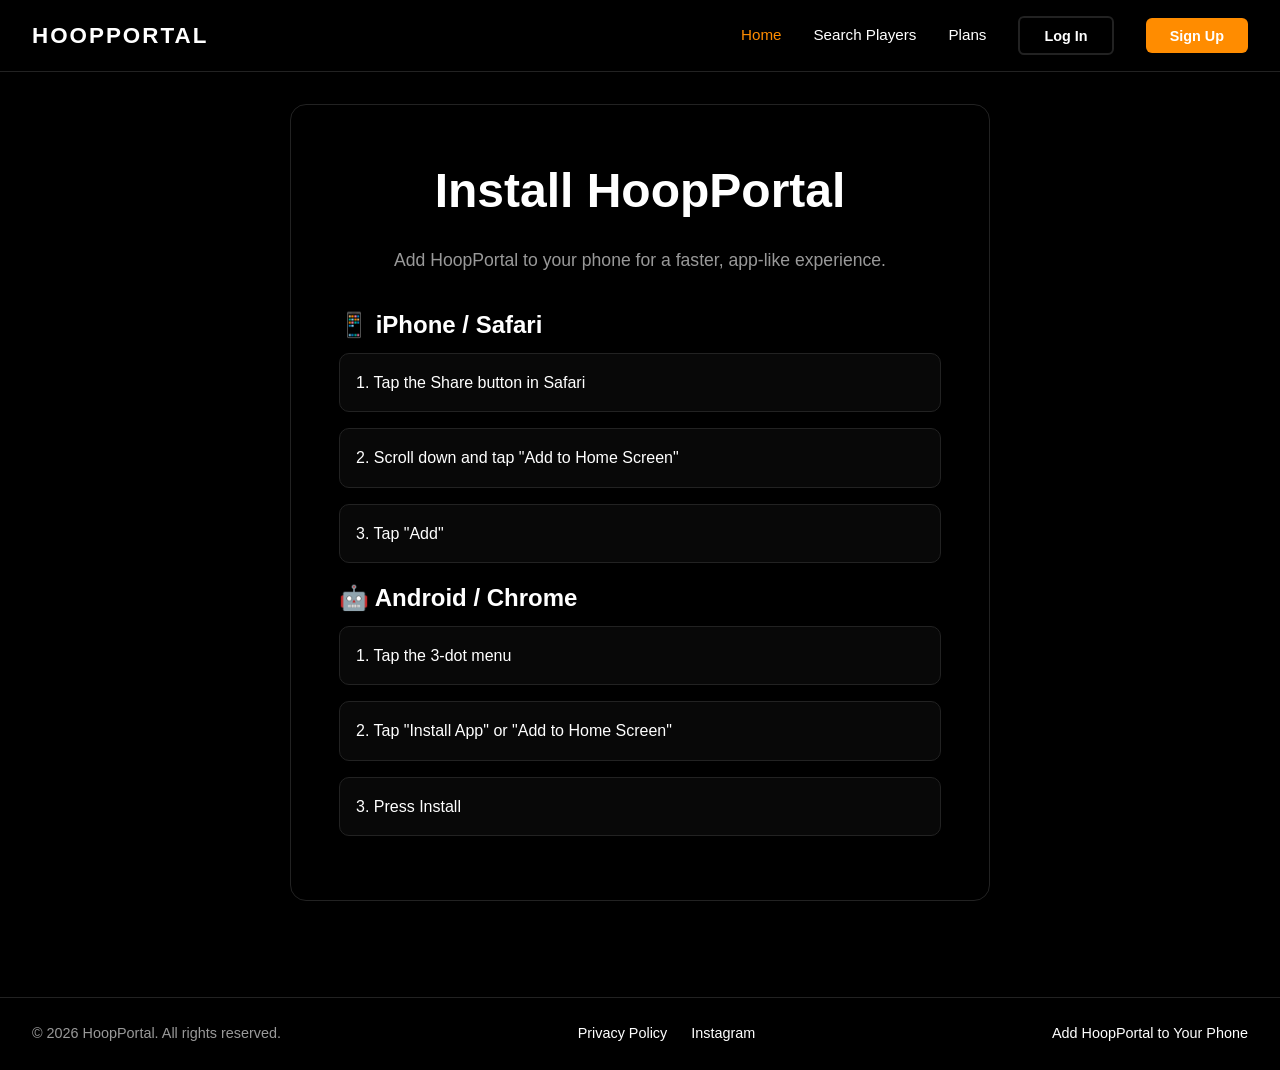
<file: install.html>
<!DOCTYPE html>
<html lang="en">

<head>
    <meta charset="UTF-8">
    <meta name="viewport" content="width=device-width, initial-scale=1.0">

    <title>Install HoopPortal</title>

    <link rel="stylesheet" href="/css/variables.css">
    <link rel="stylesheet" href="/css/components.css">
    <link rel="stylesheet" href="/css/profile.css">
    <link rel="stylesheet" href="/extras/navbar.css">
    <link rel="stylesheet" href="/css/modals.css">
    <link rel="stylesheet" href="/extras/footer.css">

    <style>
        .install-page {
            min-height: 80vh;
            display: flex;
            align-items: center;
            justify-content: center;
            padding: 2rem;
        }

        .install-card {
            max-width: 700px;
            width: 100%;
            background: var(--primary-dark);
            border: 1px solid var(--border-color);
            border-radius: 16px;
            padding: 3rem;
            text-align: center;
        }

        .install-title {
            font-size: 3rem;
            font-weight: 900;
            margin-bottom: 1rem;
            color: var(--text-light);
        }

        .install-subtitle {
            color: var(--text-muted);
            font-size: 1.1rem;
            margin-bottom: 2rem;
            line-height: 1.6;
        }

        .install-btn {
            background: var(--primary-orange);
            color: white;
            border: none;
            padding: 1rem 2rem;
            border-radius: 10px;
            font-size: 1rem;
            font-weight: 700;
            cursor: pointer;
            transition: 0.2s ease;
            margin-bottom: 2rem;
        }

        .install-btn:hover {
            transform: translateY(-2px);
        }

        .instructions {
            text-align: left;
            margin-top: 2rem;
        }

        .instructions h2 {
            margin-bottom: 0.5rem;
            color: var(--text-light);
        }

        .instructions p {
            color: var(--text-muted);
            line-height: 1.7;
            margin-bottom: 1.5rem;
        }

        .step {
            background: rgba(255, 255, 255, 0.03);
            border: 1px solid var(--border-color);
            padding: 1rem;
            border-radius: 10px;
            margin-bottom: 1rem;
        }
    </style>
</head>

<body>

    <div class="install-page">
        <div class="install-card">

            <h1 class="install-title">Install HoopPortal</h1>

            <p class="install-subtitle">
                Add HoopPortal to your phone for a faster, app-like experience.
            </p>

            <button id="installBtn" class="install-btn" style="display:none;">
                Install App
            </button>

            <div class="instructions">

                <h2>📱 iPhone / Safari</h2>

                <div class="step">
                    1. Tap the Share button in Safari
                </div>

                <div class="step">
                    2. Scroll down and tap "Add to Home Screen"
                </div>

                <div class="step">
                    3. Tap "Add"
                </div>

                <h2>🤖 Android / Chrome</h2>

                <div class="step">
                    1. Tap the 3-dot menu
                </div>

                <div class="step">
                    2. Tap "Install App" or "Add to Home Screen"
                </div>

                <div class="step">
                    3. Press Install
                </div>

            </div>
        </div>
    </div>

    <script src="/extras/navbar.js"></script>
    <script src="/extras/footer.js"></script>

    <script>
        let deferredPrompt;

        const installBtn = document.getElementById('installBtn');

        window.addEventListener('beforeinstallprompt', (e) => {
            e.preventDefault();

            deferredPrompt = e;

            installBtn.style.display = 'inline-block';
        });

        installBtn.addEventListener('click', async () => {
            if (!deferredPrompt) return;

            deferredPrompt.prompt();

            const { outcome } = await deferredPrompt.userChoice;

            console.log('Install outcome:', outcome);

            deferredPrompt = null;

            installBtn.style.display = 'none';
        });

        window.addEventListener('appinstalled', () => {
            console.log('HoopPortal installed!');
        });
    </script>

</body>

</html>
</file>
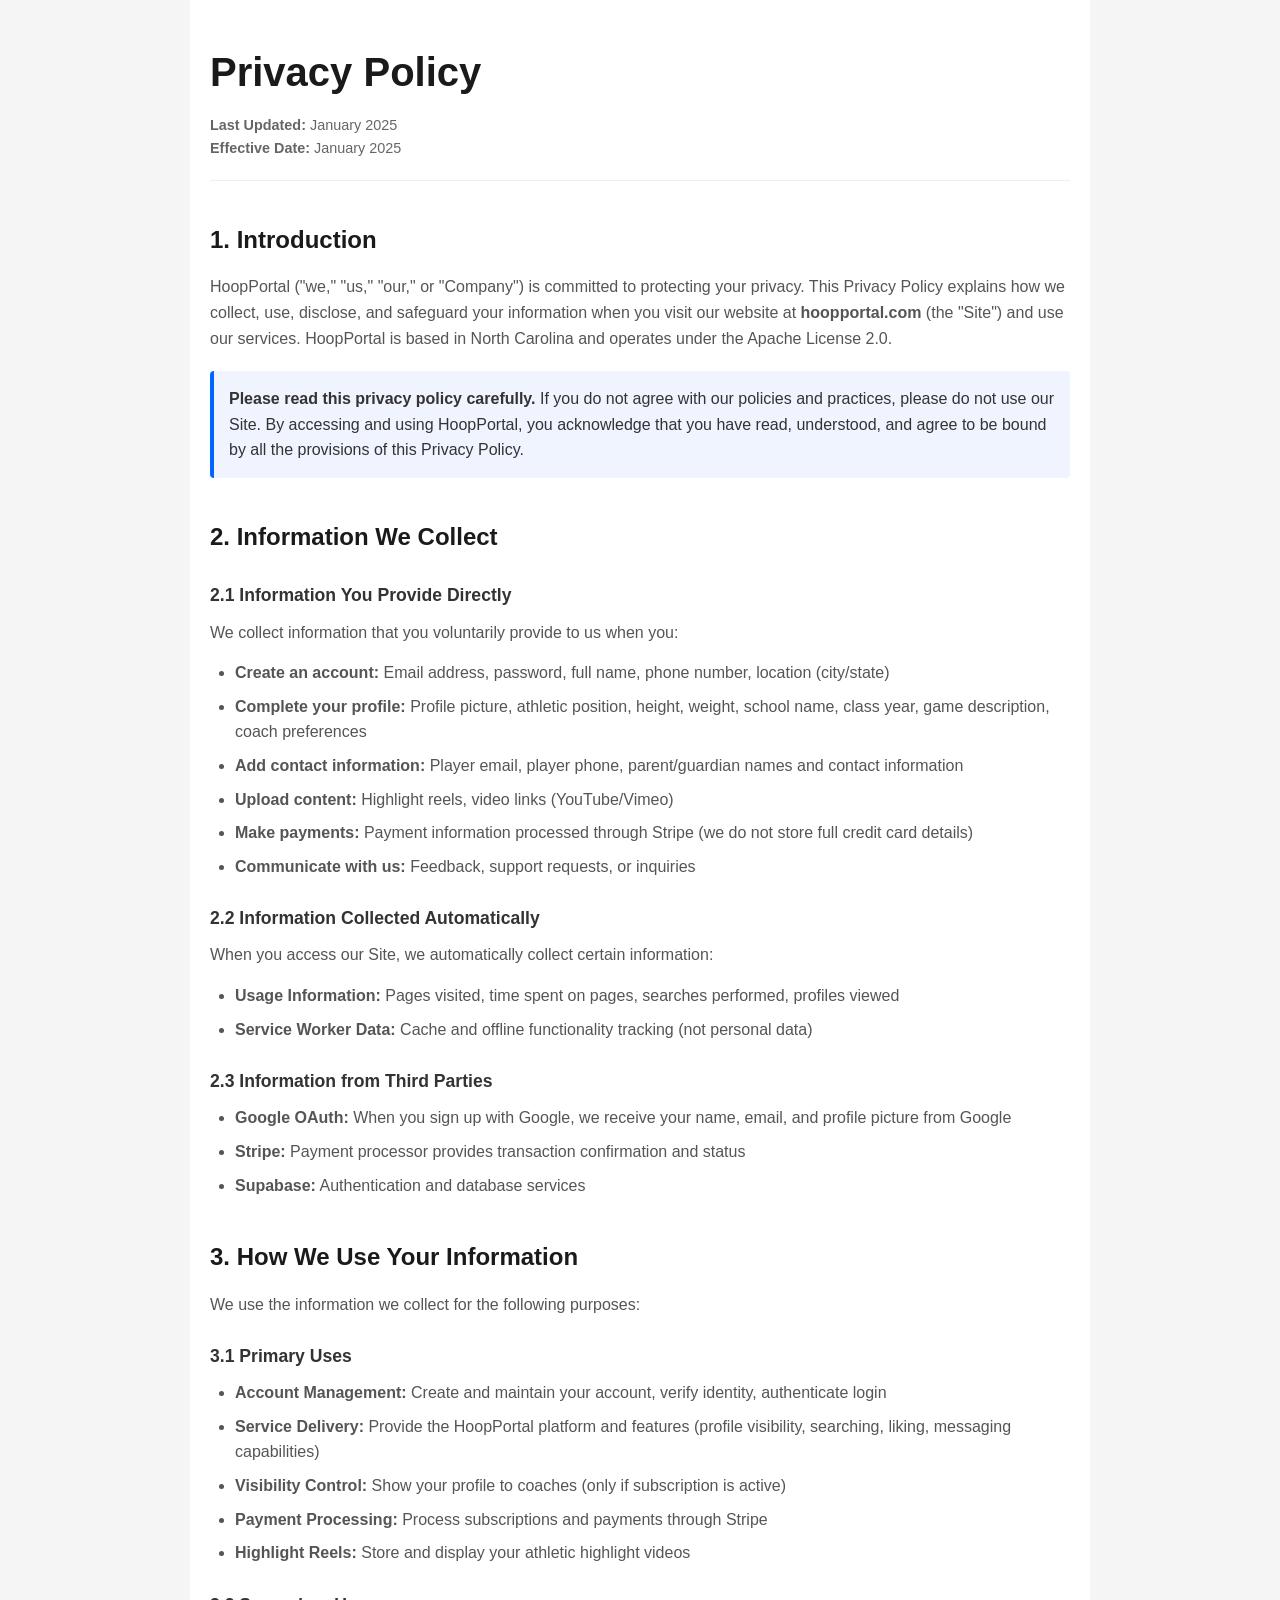
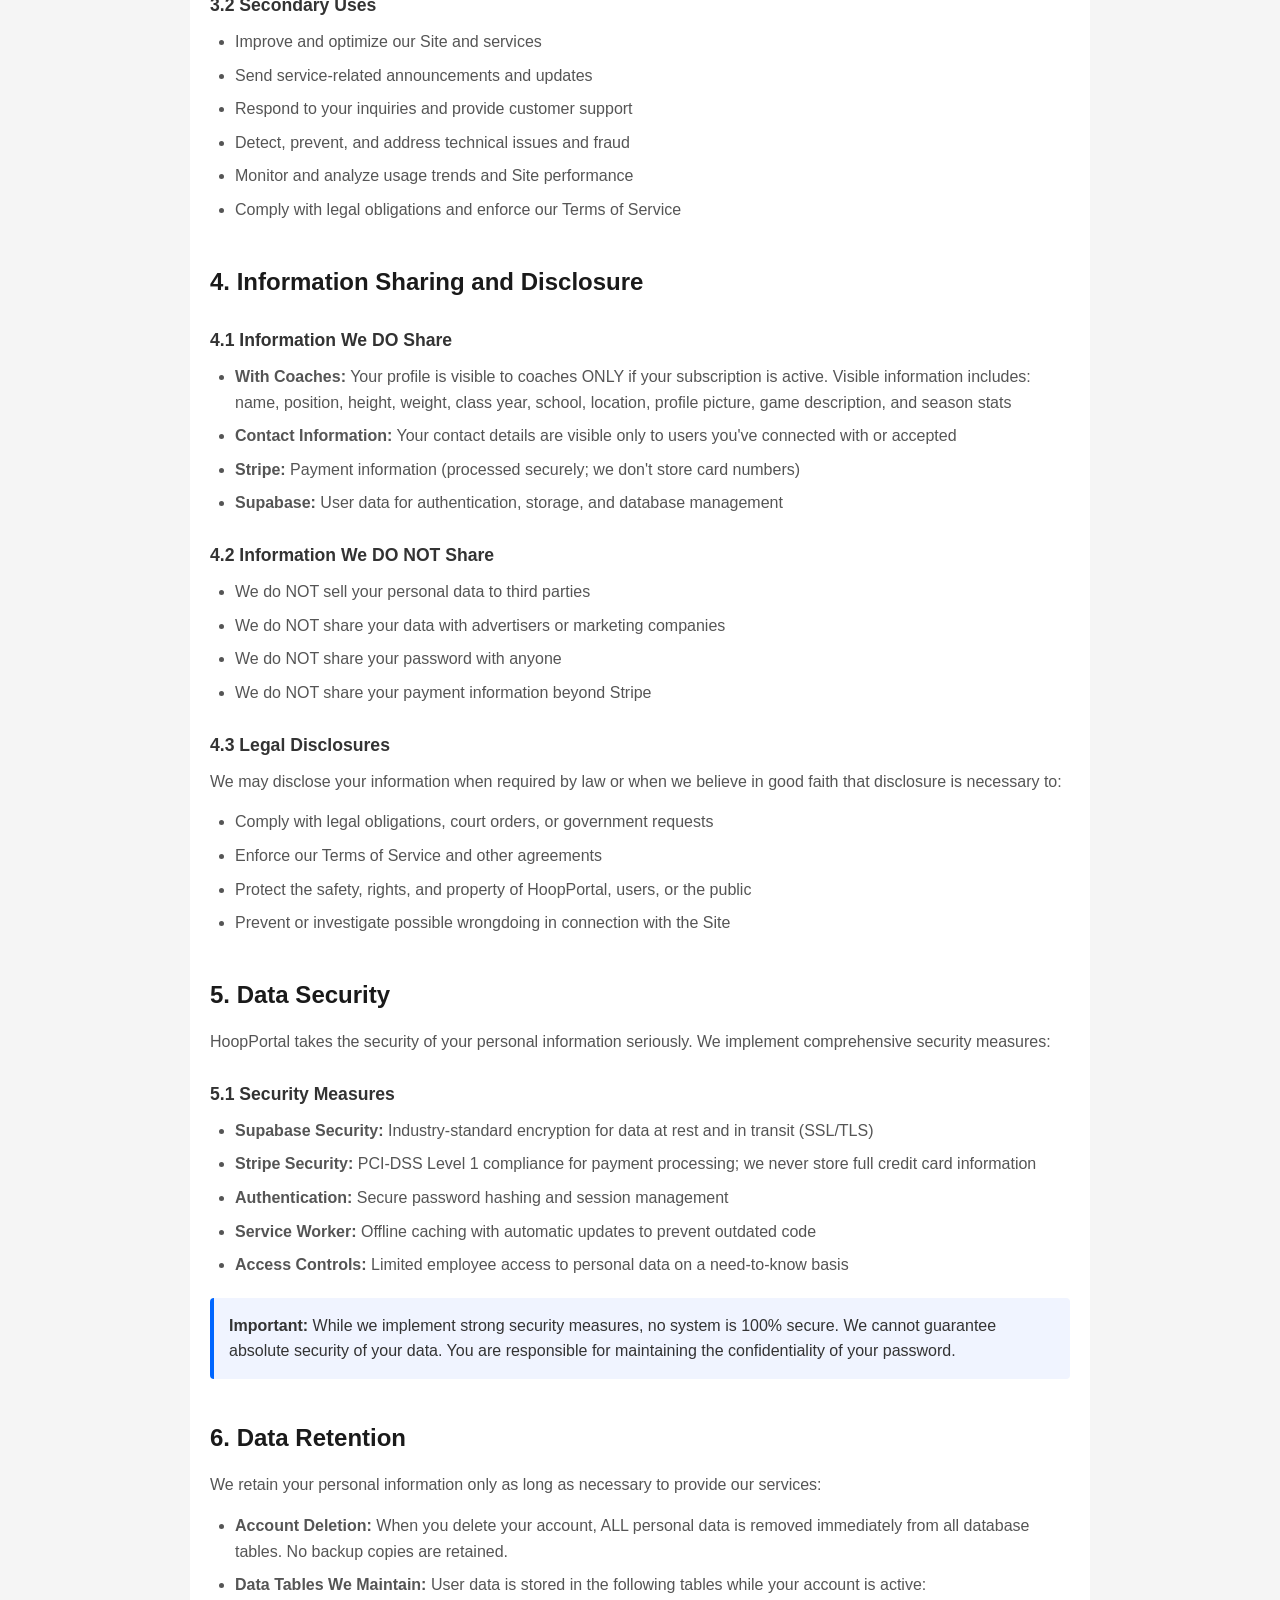
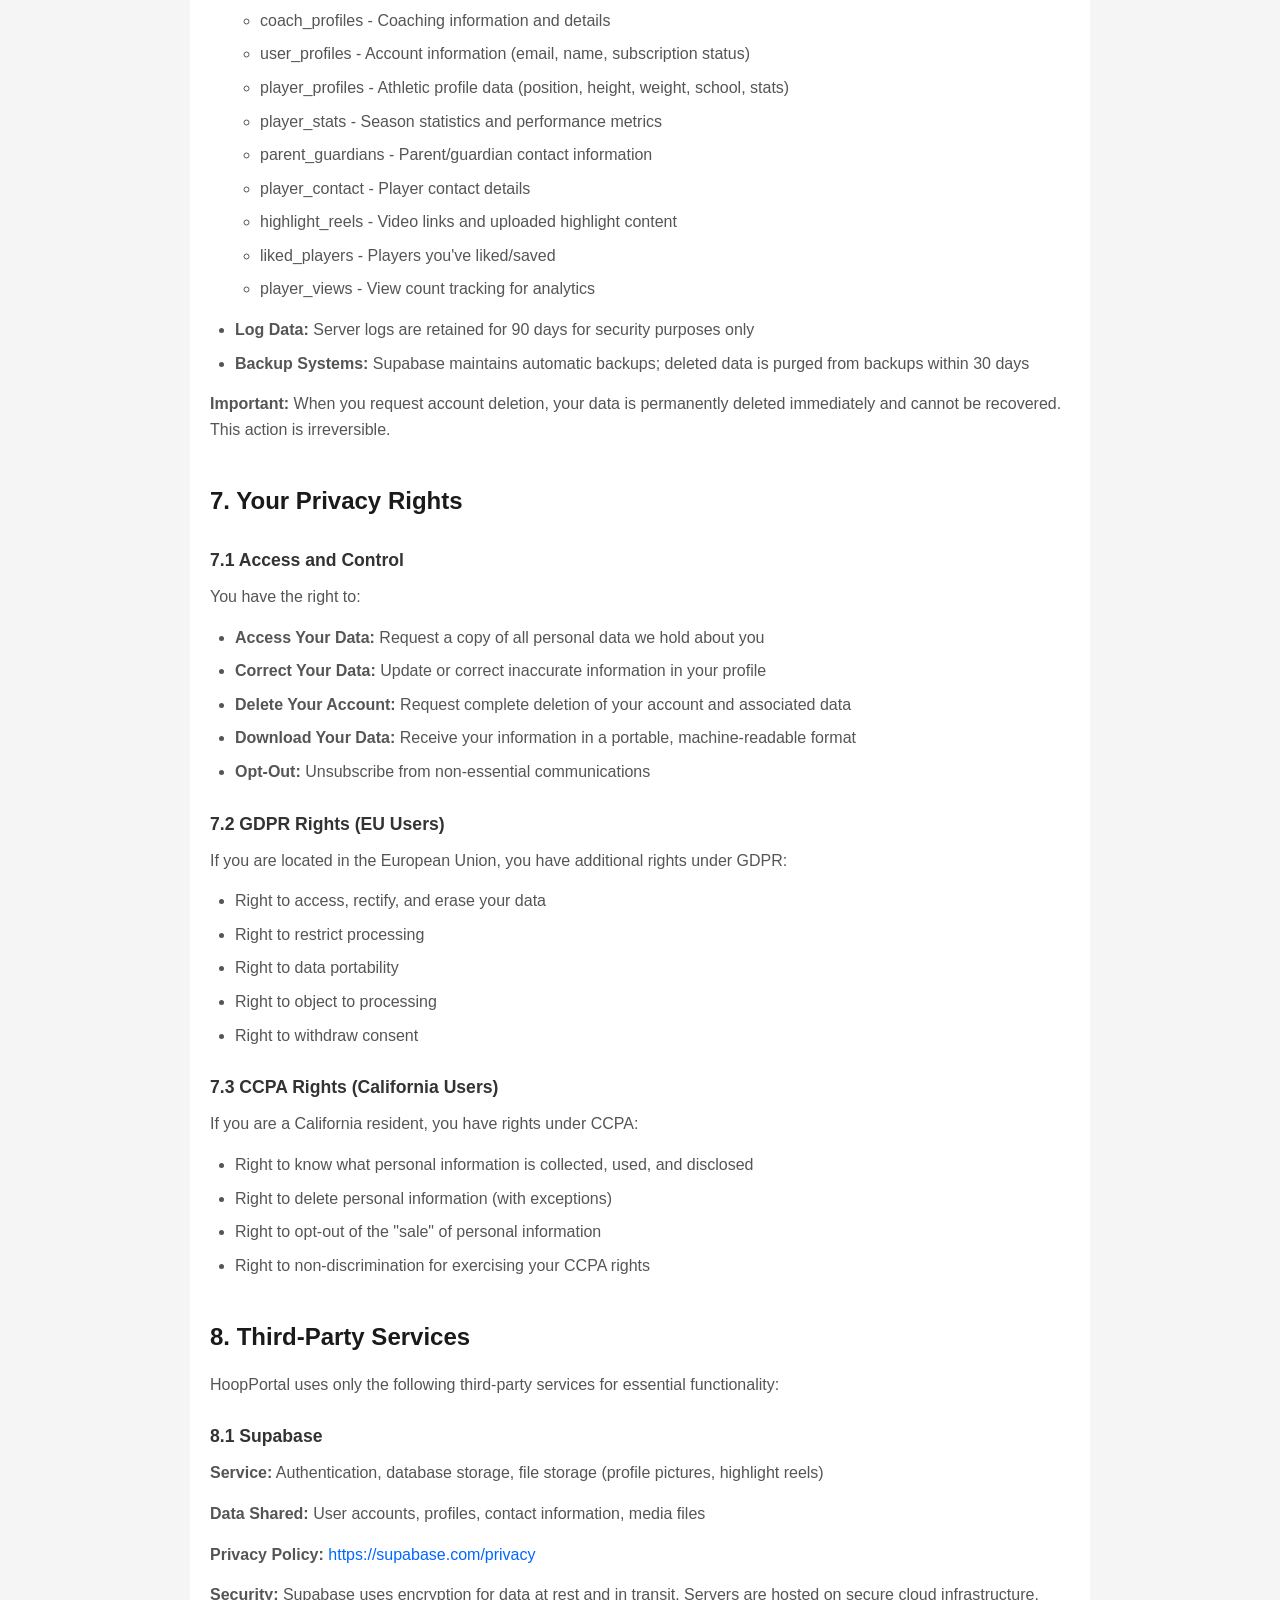
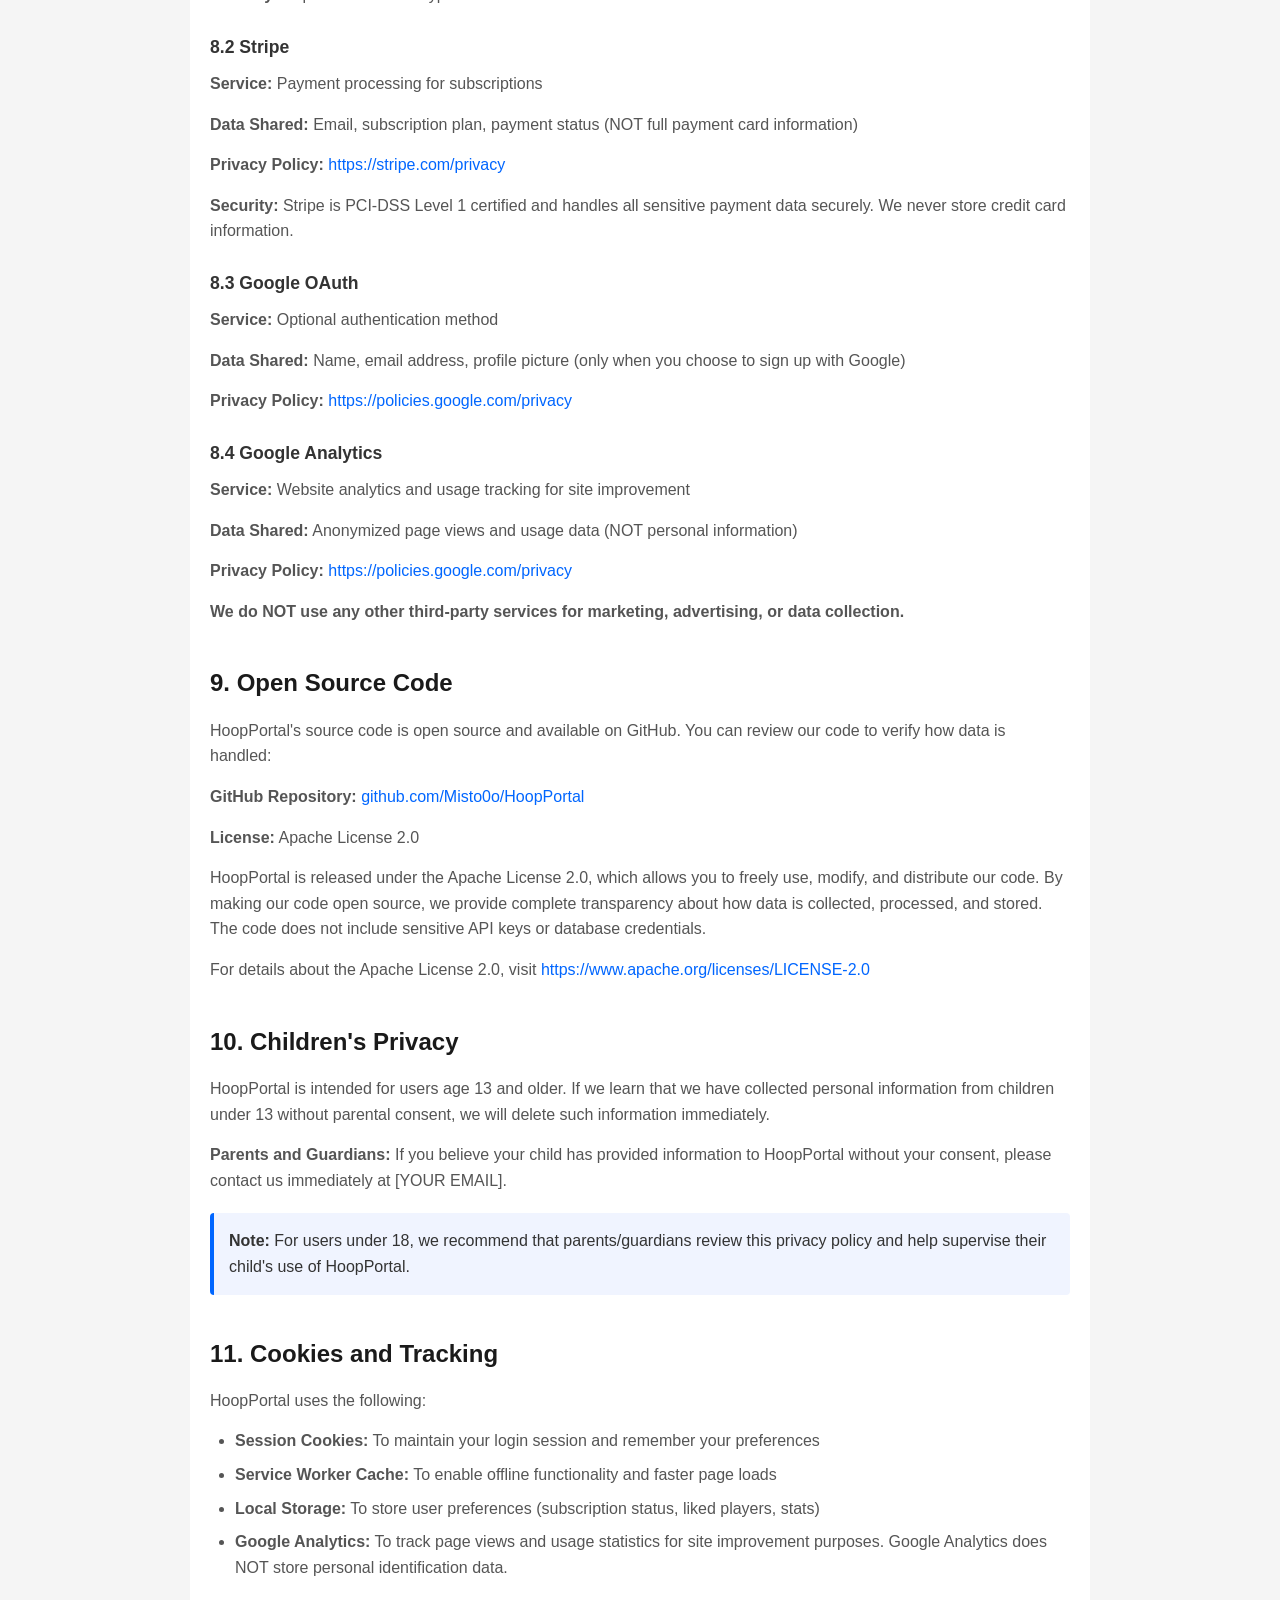
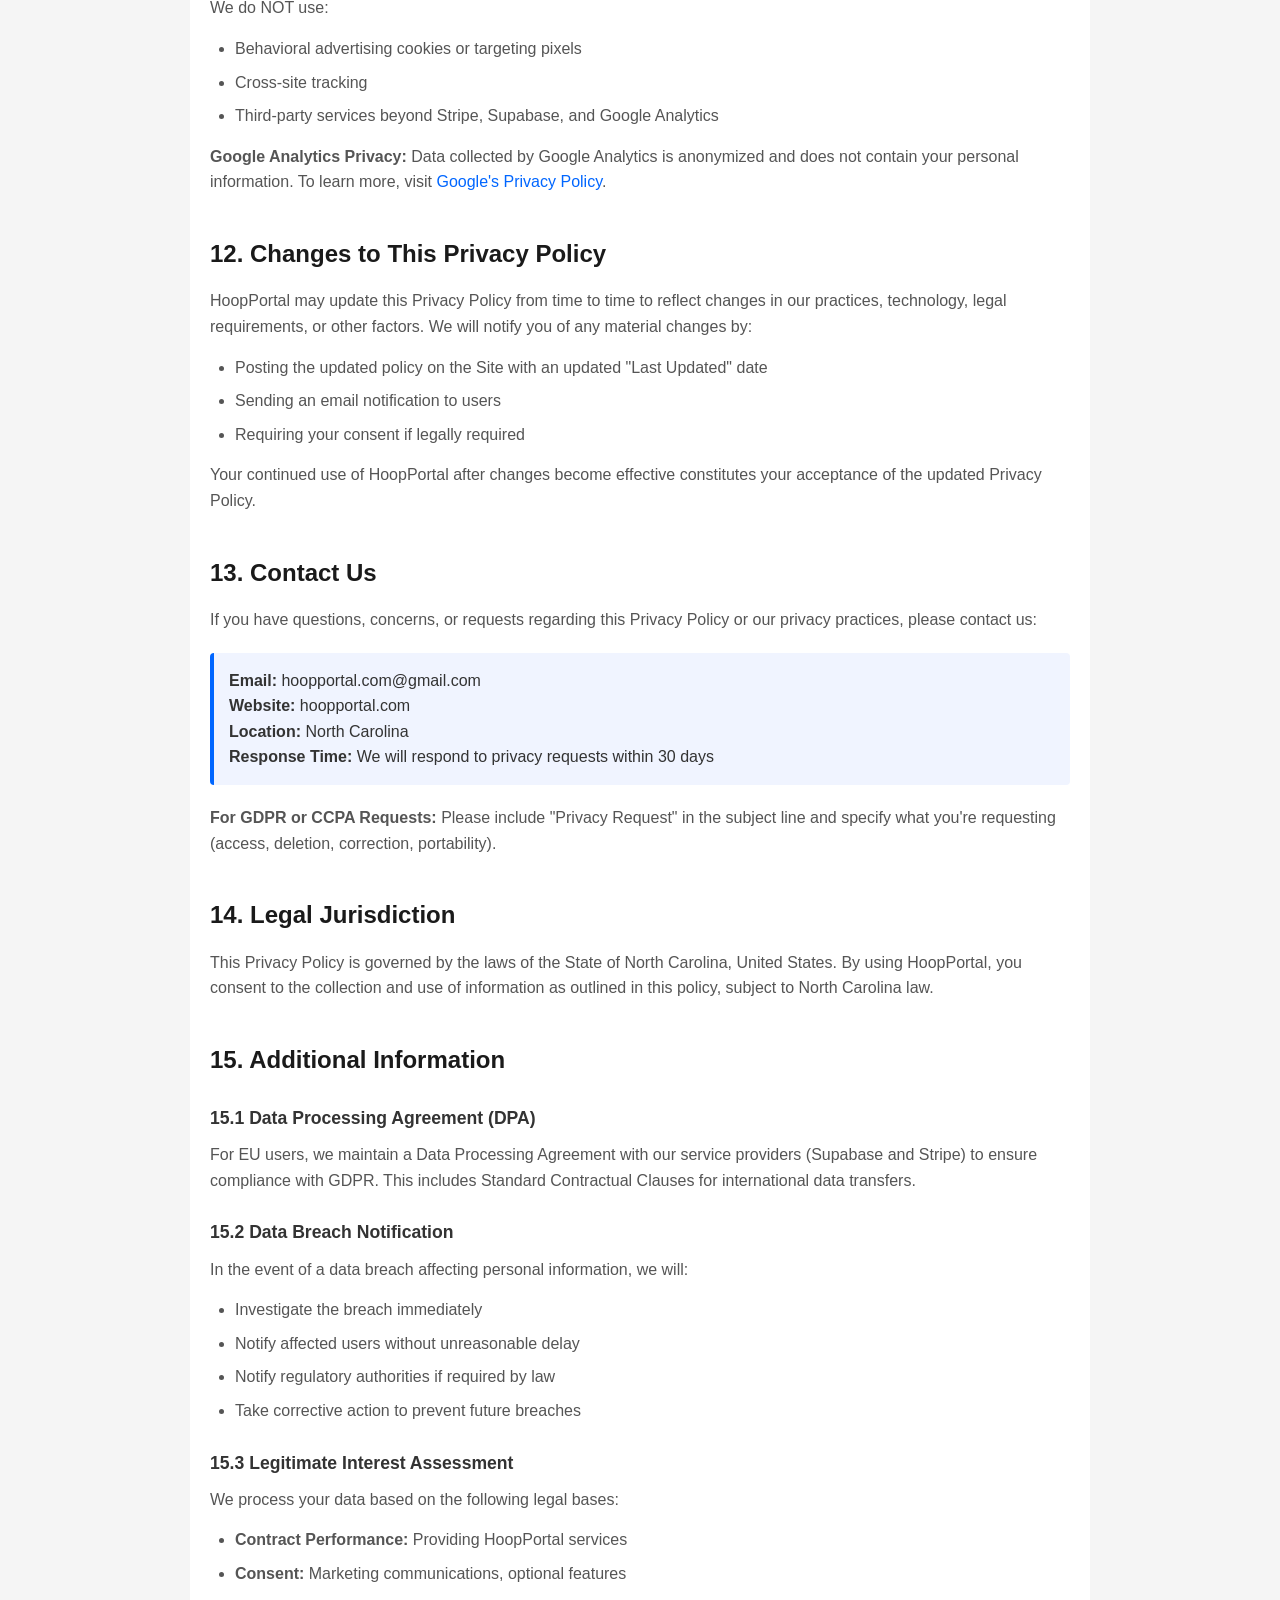
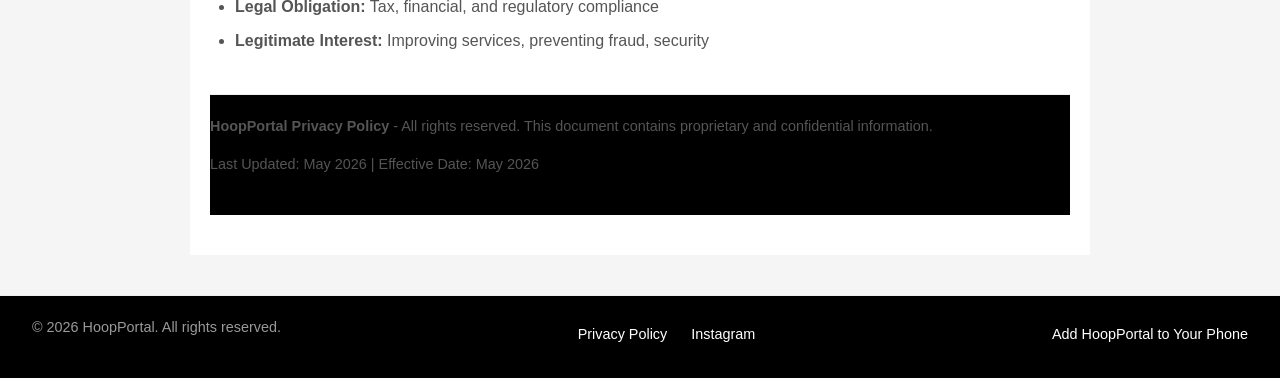
<file: privacy.html>
<!DOCTYPE html>
<html lang="en">

<head>
    <meta charset="UTF-8">
    <meta name="viewport" content="width=device-width, initial-scale=1.0">
    <title>Privacy Policy - HoopPortal</title>
    <link rel="icon" type="image/x-icon" href="HoopPortalcons/favicon.ico">
    <link rel="stylesheet" href="/extras/footer.css">
    <script src="/extras/footer.js"></script>
    <link rel="manifest" href="/manifest.json">
    <style>
        * {
            margin: 0;
            padding: 0;
            box-sizing: border-box;
        }

        body {
            font-family: -apple-system, BlinkMacSystemFont, 'Segoe UI', Roboto, Oxygen, Ubuntu, Cantarell, sans-serif;
            line-height: 1.6;
            color: #333;
            background: #f5f5f5;
        }

        .container {
            max-width: 900px;
            margin: 0 auto;
            padding: 40px 20px;
            background: white;
        }

        h1 {
            color: #1a1a1a;
            margin-bottom: 10px;
            font-size: 2.5rem;
        }

        .last-updated {
            color: #666;
            font-size: 0.9rem;
            margin-bottom: 40px;
            border-bottom: 1px solid #eee;
            padding-bottom: 20px;
        }

        h2 {
            color: #1a1a1a;
            margin-top: 40px;
            margin-bottom: 15px;
            font-size: 1.5rem;
        }

        h3 {
            color: #333;
            margin-top: 25px;
            margin-bottom: 10px;
            font-size: 1.1rem;
        }

        p {
            margin-bottom: 15px;
            color: #555;
        }

        ul,
        ol {
            margin-left: 25px;
            margin-bottom: 15px;
        }

        li {
            margin-bottom: 8px;
            color: #555;
        }

        .highlight {
            background: #f0f4ff;
            border-left: 4px solid #0066ff;
            padding: 15px;
            margin: 20px 0;
            border-radius: 4px;
        }

        .table-responsive {
            overflow-x: auto;
            margin: 20px 0;
        }

        table {
            width: 100%;
            border-collapse: collapse;
            margin: 20px 0;
        }

        table th,
        table td {
            border: 1px solid #ddd;
            padding: 12px;
            text-align: left;
        }

        table th {
            background: #f5f5f5;
            font-weight: 600;
        }

        a {
            color: #0066ff;
            text-decoration: none;
        }

        a:hover {
            text-decoration: underline;
        }

        .footer {
            margin-top: 40px;
            padding-top: 20px;
            border-top: 1px solid #eee;
            color: #666;
            font-size: 0.9rem;
        }
    </style>
</head>

<body>
    <div class="container">
        <h1>Privacy Policy</h1>
        <div class="last-updated">
            <strong>Last Updated:</strong> January 2025<br>
            <strong>Effective Date:</strong> January 2025
        </div>

        <h2>1. Introduction</h2>
        <p>HoopPortal ("we," "us," "our," or "Company") is committed to protecting your privacy. This Privacy Policy
            explains how we collect, use, disclose, and safeguard your information when you visit our website at
            <strong>hoopportal.com</strong> (the "Site") and use our services. HoopPortal is based in North Carolina and
            operates under the Apache License 2.0.
        </p>

        <div class="highlight">
            <strong>Please read this privacy policy carefully.</strong> If you do not agree with our policies and
            practices, please do not use our Site. By accessing and using HoopPortal, you acknowledge that you have
            read, understood, and agree to be bound by all the provisions of this Privacy Policy.
        </div>

        <h2>2. Information We Collect</h2>

        <h3>2.1 Information You Provide Directly</h3>
        <p>We collect information that you voluntarily provide to us when you:</p>
        <ul>
            <li><strong>Create an account:</strong> Email address, password, full name, phone number, location
                (city/state)</li>
            <li><strong>Complete your profile:</strong> Profile picture, athletic position, height, weight, school name,
                class year, game description, coach preferences</li>
            <li><strong>Add contact information:</strong> Player email, player phone, parent/guardian names and contact
                information</li>
            <li><strong>Upload content:</strong> Highlight reels, video links (YouTube/Vimeo)</li>
            <li><strong>Make payments:</strong> Payment information processed through Stripe (we do not store full
                credit card details)</li>
            <li><strong>Communicate with us:</strong> Feedback, support requests, or inquiries</li>
        </ul>

        <h3>2.2 Information Collected Automatically</h3>
        <p>When you access our Site, we automatically collect certain information:</p>
        <ul>
            <li><strong>Usage Information:</strong> Pages visited, time spent on pages, searches performed, profiles
                viewed</li>
            </li>
            <li><strong>Service Worker Data:</strong> Cache and offline functionality tracking (not personal data)</li>
        </ul>

        <h3>2.3 Information from Third Parties</h3>
        <ul>
            <li><strong>Google OAuth:</strong> When you sign up with Google, we receive your name, email, and profile
                picture from Google</li>
            <li><strong>Stripe:</strong> Payment processor provides transaction confirmation and status</li>
            <li><strong>Supabase:</strong> Authentication and database services</li>
        </ul>

        <h2>3. How We Use Your Information</h2>
        <p>We use the information we collect for the following purposes:</p>

        <h3>3.1 Primary Uses</h3>
        <ul>
            <li><strong>Account Management:</strong> Create and maintain your account, verify identity, authenticate
                login</li>
            <li><strong>Service Delivery:</strong> Provide the HoopPortal platform and features (profile visibility,
                searching, liking, messaging capabilities)</li>
            <li><strong>Visibility Control:</strong> Show your profile to coaches (only if subscription is active)</li>
            <li><strong>Payment Processing:</strong> Process subscriptions and payments through Stripe</li>
            <li><strong>Highlight Reels:</strong> Store and display your athletic highlight videos</li>
        </ul>

        <h3>3.2 Secondary Uses</h3>
        <ul>
            <li>Improve and optimize our Site and services</li>
            <li>Send service-related announcements and updates</li>
            <li>Respond to your inquiries and provide customer support</li>
            <li>Detect, prevent, and address technical issues and fraud</li>
            <li>Monitor and analyze usage trends and Site performance</li>
            <li>Comply with legal obligations and enforce our Terms of Service</li>
        </ul>

        <h2>4. Information Sharing and Disclosure</h2>

        <h3>4.1 Information We DO Share</h3>
        <ul>
            <li><strong>With Coaches:</strong> Your profile is visible to coaches ONLY if your subscription is active.
                Visible information includes: name, position, height, weight, class year, school, location, profile
                picture, game description, and season stats</li>
            <li><strong>Contact Information:</strong> Your contact details are visible only to users you've connected
                with or accepted</li>
            <li><strong>Stripe:</strong> Payment information (processed securely; we don't store card numbers)</li>
            <li><strong>Supabase:</strong> User data for authentication, storage, and database management</li>
        </ul>

        <h3>4.2 Information We DO NOT Share</h3>
        <ul>
            <li>We do NOT sell your personal data to third parties</li>
            <li>We do NOT share your data with advertisers or marketing companies</li>
            <li>We do NOT share your password with anyone</li>
            <li>We do NOT share your payment information beyond Stripe</li>
        </ul>

        <h3>4.3 Legal Disclosures</h3>
        <p>We may disclose your information when required by law or when we believe in good faith that disclosure is
            necessary to:</p>
        <ul>
            <li>Comply with legal obligations, court orders, or government requests</li>
            <li>Enforce our Terms of Service and other agreements</li>
            <li>Protect the safety, rights, and property of HoopPortal, users, or the public</li>
            <li>Prevent or investigate possible wrongdoing in connection with the Site</li>
        </ul>

        <h2>5. Data Security</h2>

        <p>HoopPortal takes the security of your personal information seriously. We implement comprehensive security
            measures:</p>

        <h3>5.1 Security Measures</h3>
        <ul>
            <li><strong>Supabase Security:</strong> Industry-standard encryption for data at rest and in transit
                (SSL/TLS)</li>
            <li><strong>Stripe Security:</strong> PCI-DSS Level 1 compliance for payment processing; we never store full
                credit card information</li>
            <li><strong>Authentication:</strong> Secure password hashing and session management</li>
            <li><strong>Service Worker:</strong> Offline caching with automatic updates to prevent outdated code</li>
            <li><strong>Access Controls:</strong> Limited employee access to personal data on a need-to-know basis</li>
        </ul>

        <div class="highlight">
            <strong>Important:</strong> While we implement strong security measures, no system is 100% secure. We cannot
            guarantee absolute security of your data. You are responsible for maintaining the confidentiality of your
            password.
        </div>

        <h2>6. Data Retention</h2>

        <p>We retain your personal information only as long as necessary to provide our services:</p>

        <ul>
            <li><strong>Account Deletion:</strong> When you delete your account, ALL personal data is removed
                immediately from all database tables. No backup copies are retained.</li>
            <li><strong>Data Tables We Maintain:</strong> User data is stored in the following tables while your account
                is active:
                <ul style="margin-top: 10px;">
                    <li>coach_profiles - Coaching information and details</li>
                    <li>user_profiles - Account information (email, name, subscription status)</li>
                    <li>player_profiles - Athletic profile data (position, height, weight, school, stats)</li>
                    <li>player_stats - Season statistics and performance metrics</li>
                    <li>parent_guardians - Parent/guardian contact information</li>
                    <li>player_contact - Player contact details</li>
                    <li>highlight_reels - Video links and uploaded highlight content</li>
                    <li>liked_players - Players you've liked/saved</li>
                    <li>player_views - View count tracking for analytics</li>
                </ul>
            </li>
            <li><strong>Log Data:</strong> Server logs are retained for 90 days for security purposes only</li>
            <li><strong>Backup Systems:</strong> Supabase maintains automatic backups; deleted data is purged from
                backups within 30 days</li>
        </ul>

        <p><strong>Important:</strong> When you request account deletion, your data is permanently deleted immediately
            and cannot be recovered. This action is irreversible.</p>

        <h2>7. Your Privacy Rights</h2>

        <h3>7.1 Access and Control</h3>
        <p>You have the right to:</p>
        <ul>
            <li><strong>Access Your Data:</strong> Request a copy of all personal data we hold about you</li>
            <li><strong>Correct Your Data:</strong> Update or correct inaccurate information in your profile</li>
            <li><strong>Delete Your Account:</strong> Request complete deletion of your account and associated data</li>
            <li><strong>Download Your Data:</strong> Receive your information in a portable, machine-readable format
            </li>
            <li><strong>Opt-Out:</strong> Unsubscribe from non-essential communications</li>
        </ul>

        <h3>7.2 GDPR Rights (EU Users)</h3>
        <p>If you are located in the European Union, you have additional rights under GDPR:</p>
        <ul>
            <li>Right to access, rectify, and erase your data</li>
            <li>Right to restrict processing</li>
            <li>Right to data portability</li>
            <li>Right to object to processing</li>
            <li>Right to withdraw consent</li>
        </ul>

        <h3>7.3 CCPA Rights (California Users)</h3>
        <p>If you are a California resident, you have rights under CCPA:</p>
        <ul>
            <li>Right to know what personal information is collected, used, and disclosed</li>
            <li>Right to delete personal information (with exceptions)</li>
            <li>Right to opt-out of the "sale" of personal information</li>
            <li>Right to non-discrimination for exercising your CCPA rights</li>
        </ul>

        <h2>8. Third-Party Services</h2>

        <p>HoopPortal uses only the following third-party services for essential functionality:</p>

        <h3>8.1 Supabase</h3>
        <p><strong>Service:</strong> Authentication, database storage, file storage (profile pictures, highlight reels)
        </p>
        <p><strong>Data Shared:</strong> User accounts, profiles, contact information, media files</p>
        <p><strong>Privacy Policy:</strong> <a href="https://supabase.com/privacy"
                target="_blank">https://supabase.com/privacy</a></p>
        <p><strong>Security:</strong> Supabase uses encryption for data at rest and in transit. Servers are hosted on
            secure cloud infrastructure.</p>

        <h3>8.2 Stripe</h3>
        <p><strong>Service:</strong> Payment processing for subscriptions</p>
        <p><strong>Data Shared:</strong> Email, subscription plan, payment status (NOT full payment card information)
        </p>
        <p><strong>Privacy Policy:</strong> <a href="https://stripe.com/privacy"
                target="_blank">https://stripe.com/privacy</a></p>
        <p><strong>Security:</strong> Stripe is PCI-DSS Level 1 certified and handles all sensitive payment data
            securely. We never store credit card information.</p>

        <h3>8.3 Google OAuth</h3>
        <p><strong>Service:</strong> Optional authentication method</p>
        <p><strong>Data Shared:</strong> Name, email address, profile picture (only when you choose to sign up with
            Google)</p>
        <p><strong>Privacy Policy:</strong> <a href="https://policies.google.com/privacy"
                target="_blank">https://policies.google.com/privacy</a></p>

        <h3>8.4 Google Analytics</h3>
        <p><strong>Service:</strong> Website analytics and usage tracking for site improvement</p>
        <p><strong>Data Shared:</strong> Anonymized page views and usage data (NOT personal information)</p>
        <p><strong>Privacy Policy:</strong> <a href="https://policies.google.com/privacy"
                target="_blank">https://policies.google.com/privacy</a></p>

        <p><strong>We do NOT use any other third-party services for marketing, advertising, or data collection.</strong>
        </p>

        <h2>9. Open Source Code</h2>

        <p>HoopPortal's source code is open source and available on GitHub. You can review our code to verify how data
            is handled:</p>

        <p><strong>GitHub Repository:</strong> <a href="https://github.com/Misto0o/HoopPortal"
                target="_blank">github.com/Misto0o/HoopPortal</a></p>
        <p><strong>License:</strong> Apache License 2.0</p>

        <p>HoopPortal is released under the Apache License 2.0, which allows you to freely use, modify, and distribute
            our code. By making our code open source, we provide complete transparency about how data is collected,
            processed, and stored. The code does not include sensitive API keys or database credentials.</p>

        <p>For details about the Apache License 2.0, visit <a href="https://www.apache.org/licenses/LICENSE-2.0"
                target="_blank">https://www.apache.org/licenses/LICENSE-2.0</a></p>

        <h2>10. Children's Privacy</h2>

        <p>HoopPortal is intended for users age 13 and older. If we learn that we have collected personal information
            from children under 13 without parental consent, we will delete such information immediately.</p>

        <p><strong>Parents and Guardians:</strong> If you believe your child has provided information to HoopPortal
            without your consent, please contact us immediately at [YOUR EMAIL].</p>

        <div class="highlight">
            <strong>Note:</strong> For users under 18, we recommend that parents/guardians review this privacy policy
            and help supervise their child's use of HoopPortal.
        </div>

        <h2>11. Cookies and Tracking</h2>

        <p>HoopPortal uses the following:</p>
        <ul>
            <li><strong>Session Cookies:</strong> To maintain your login session and remember your preferences</li>
            <li><strong>Service Worker Cache:</strong> To enable offline functionality and faster page loads</li>
            <li><strong>Local Storage:</strong> To store user preferences (subscription status, liked players, stats)
            </li>
            <li><strong>Google Analytics:</strong> To track page views and usage statistics for site improvement
                purposes. Google Analytics does NOT store personal identification data.</li>
        </ul>

        <p>We do NOT use:</p>
        <ul>
            <li>Behavioral advertising cookies or targeting pixels</li>
            <li>Cross-site tracking</li>
            <li>Third-party services beyond Stripe, Supabase, and Google Analytics</li>
        </ul>

        <p><strong>Google Analytics Privacy:</strong> Data collected by Google Analytics is anonymized and does not
            contain your personal information. To learn more, visit <a href="https://policies.google.com/privacy"
                target="_blank">Google's Privacy Policy</a>.</p>

        <h2>12. Changes to This Privacy Policy</h2>

        <p>HoopPortal may update this Privacy Policy from time to time to reflect changes in our practices, technology,
            legal requirements, or other factors. We will notify you of any material changes by:</p>
        <ul>
            <li>Posting the updated policy on the Site with an updated "Last Updated" date</li>
            <li>Sending an email notification to users</li>
            <li>Requiring your consent if legally required</li>
        </ul>

        <p>Your continued use of HoopPortal after changes become effective constitutes your acceptance of the updated
            Privacy Policy.</p>

        <h2>13. Contact Us</h2>

        <p>If you have questions, concerns, or requests regarding this Privacy Policy or our privacy practices, please
            contact us:</p>

        <div class="highlight">
            <strong>Email:</strong> hoopportal.com@gmail.com<br>
            <strong>Website:</strong> hoopportal.com<br>
            <strong>Location:</strong> North Carolina<br>
            <strong>Response Time:</strong> We will respond to privacy requests within 30 days
        </div>

        <p><strong>For GDPR or CCPA Requests:</strong> Please include "Privacy Request" in the subject line and specify
            what you're requesting (access, deletion, correction, portability).</p>

        <h2>14. Legal Jurisdiction</h2>

        <p>This Privacy Policy is governed by the laws of the State of North Carolina, United States. By using
            HoopPortal, you consent to the collection and use of information as outlined in this policy, subject to
            North Carolina law.</p>

        <h2>15. Additional Information</h2>

        <h3>15.1 Data Processing Agreement (DPA)</h3>
        <p>For EU users, we maintain a Data Processing Agreement with our service providers (Supabase and Stripe) to
            ensure compliance with GDPR. This includes Standard Contractual Clauses for international data transfers.
        </p>

        <h3>15.2 Data Breach Notification</h3>
        <p>In the event of a data breach affecting personal information, we will:</p>
        <ul>
            <li>Investigate the breach immediately</li>
            <li>Notify affected users without unreasonable delay</li>
            <li>Notify regulatory authorities if required by law</li>
            <li>Take corrective action to prevent future breaches</li>
        </ul>

        <h3>15.3 Legitimate Interest Assessment</h3>
        <p>We process your data based on the following legal bases:</p>
        <ul>
            <li><strong>Contract Performance:</strong> Providing HoopPortal services</li>
            <li><strong>Consent:</strong> Marketing communications, optional features</li>
            <li><strong>Legal Obligation:</strong> Tax, financial, and regulatory compliance</li>
            <li><strong>Legitimate Interest:</strong> Improving services, preventing fraud, security</li>
        </ul>

        <div class="footer">
            <p><strong>HoopPortal Privacy Policy</strong> - All rights reserved. This document contains proprietary and
                confidential information.</p>
            <p>Last Updated: May 2026 | Effective Date: May 2026</p>
        </div>
    </div>
</body>

</html>
</file>
<file: css/variables.css>
/* Global Variables and Base Styles */
:root {
    --primary-orange: #FF8C00;
    --primary-dark: #000000;
    --secondary-dark: #0a0a0a;
    --tertiary-dark: #141414;
    --text-light: #ffffff;
    --text-muted: #999999;
    --border-color: #222222;
    --success-green: #00d084;
    --card-shadow: 0 20px 60px rgba(255, 140, 0, 0.2);
}

* {
    margin: 0;
    padding: 0;
    box-sizing: border-box;
}

html {
    scroll-behavior: smooth;
}

body {
    font-family: -apple-system, BlinkMacSystemFont, 'Segoe UI', 'Helvetica Neue', sans-serif;
    background-color: var(--primary-dark);
    color: var(--text-light);
    line-height: 1.6;
    overflow-x: hidden;
}
</file>
<file: css/components.css>
/* ========== ANIMATIONS ========== */
@keyframes fadeInUp {
    from {
        opacity: 0;
        transform: translateY(40px);
    }

    to {
        opacity: 1;
        transform: translateY(0);
    }
}

@keyframes fadeIn {
    from {
        opacity: 0;
    }

    to {
        opacity: 1;
    }
}

@keyframes slideUp {
    from {
        opacity: 0;
        transform: translateY(40px);
    }

    to {
        opacity: 1;
        transform: translateY(0);
    }
}

/* ========== BUTTONS ========== */
.btn {
    padding: 0.75rem 1.75rem;
    border: none;
    border-radius: 8px;
    font-size: 1rem;
    font-weight: 600;
    cursor: pointer;
    transition: all 0.2s ease;
    text-decoration: none;
    display: inline-block;
    text-align: center;
    white-space: nowrap;
}

.btn-primary {
    background-color: var(--primary-orange);
    color: white;
    border: none;
}

.btn-primary:hover {
    background-color: #ff7a00;
}

.btn-primary:active {
    transform: scale(0.98);
}

.btn-secondary {
    background-color: transparent;
    color: var(--primary-orange);
    border: 2px solid var(--primary-orange);
}

.btn-secondary:hover {
    background-color: rgba(255, 140, 0, 0.1);
}

.btn-lg {
    padding: 1rem 2.5rem;
    font-size: 1.1rem;
}

.btn-block {
    width: 100%;
}

.btn-small {
    padding: 0.6rem 1.2rem;
    font-size: 0.9rem;
}

.view-all-button {
    text-align: center;
    margin-top: 3rem;
}

/* ========== FORMS ========== */
.form-row {
    display: grid;
    grid-template-columns: repeat(auto-fit, minmax(200px, 1fr));
    gap: 1.5rem;
}

.form-group {
    display: flex;
    flex-direction: column;
}

.form-group label {
    font-weight: 600;
    margin-bottom: 0.6rem;
    color: var(--text-light);
    font-size: 0.95rem;
}

.form-group input,
.form-group select,
.form-group textarea {
    padding: 0.75rem;
    background-color: var(--secondary-dark);
    border: 1px solid var(--border-color);
    border-radius: 6px;
    color: var(--text-light);
    font-size: 0.95rem;
    font-family: inherit;
    transition: all 0.2s ease;
}

.form-group input:focus,
.form-group select:focus,
.form-group textarea:focus {
    outline: none;
    border-color: var(--primary-orange);
    box-shadow: 0 0 0 3px rgba(255, 140, 0, 0.1);
}

.form-group input::placeholder,
.form-group textarea::placeholder {
    color: var(--text-muted);
}

.form-group textarea {
    resize: vertical;
    min-height: 120px;
}

.form-checkbox {
    display: flex;
    align-items: center;
    gap: 0.5rem;
}

.form-checkbox input {
    width: auto;
}

.form-checkbox label {
    color: var(--text-light);
    font-weight: 400;
    margin: 0;
}

/* ========== CARDS ========== */
.card,
.profile-card,
.dashboard-card,
.plan-card,
.faq-item,
.stats-card {
    background-color: var(--tertiary-dark);
    border: 1px solid var(--border-color);
    border-radius: 12px;
    padding: 2rem;
    box-shadow: 0 10px 30px rgba(0, 0, 0, 0.5);
    transition: all 0.3s ease;
}

.card:hover,
.profile-card:hover,
.dashboard-card:hover,
.plan-card:hover,
.faq-item:hover,
.stats-card:hover {
    border-color: var(--primary-orange);
    box-shadow: var(--card-shadow);
}

.card h2,
.card h3,
.profile-card h2,
.dashboard-card h3,
.plan-card h3,
.faq-item h4,
.stats-card h3 {
    font-weight: 700;
    margin-bottom: 1.5rem;
}

.card h2,
.profile-card h2 {
    font-size: 1.5rem;
    padding-bottom: 1rem;
    border-bottom: 2px solid var(--border-color);
}

.highlight-item {
    background: var(--secondary-dark);
    border: 1px solid var(--border-color);
    border-radius: 12px;
    padding: 1rem;
    margin-bottom: 1rem;
}

.highlight-preview {
    display: flex;
    flex-direction: column;
    gap: 0.75rem;
}

.highlight-info {
    display: flex;
    gap: 0.75rem;
    align-items: center;
    flex-wrap: wrap;
}

.highlight-title-input {
    flex: 1;
    padding: 0.5rem;
    background: var(--primary-dark);
    border: 1px solid var(--border-color);
    border-radius: 6px;
    color: var(--text-primary);
}

.highlight-url-display {
    padding: 0.75rem;
    background: var(--primary-dark);
    border-radius: 6px;
    word-break: break-all;
    font-size: 0.85rem;
    color: var(--text-muted);
}

.btn-small {
    padding: 0.4rem 0.75rem;
    font-size: 0.85rem;
}

.btn-danger {
    background-color: #dc2626;
    color: white;
}

.btn-danger:hover {
    background-color: #b91c1c;
}

.highlight-options-panel {
    background: var(--secondary-dark);
    border: 1px solid var(--border-color);
    border-radius: 12px;
    padding: 1.5rem;
    margin-bottom: 1rem;
}

.highlight-options {
    display: grid;
    grid-template-columns: 1fr 1fr;
    gap: 1rem;
    margin-bottom: 1rem;
}

.highlight-option {
    background: var(--primary-dark);
    border: 2px solid var(--border-color);
    border-radius: 12px;
    padding: 1.5rem;
    text-align: center;
    cursor: pointer;
    transition: all 0.2s ease;
}

.highlight-option:hover {
    border-color: var(--primary-orange);
    transform: translateY(-2px);
}

.option-icon {
    font-size: 2.5rem;
    margin-bottom: 0.5rem;
}

.option-label {
    font-weight: 600;
    margin-bottom: 0.25rem;
}

.option-desc {
    font-size: 0.75rem;
    color: var(--text-muted);
}

.highlight-upload {
    padding: 0;
}

.file-upload-area:hover {
    border-color: var(--primary-orange) !important;
    background-color: rgba(249, 115, 22, 0.05) !important;
}

.upload-progress-bar {
    background: var(--border-color);
}

.upload-progress-fill {
    background: var(--primary-orange);
}


/* Contact info overlay styling */
.contact-overlay {
    position: absolute;
    top: 0;
    left: 0;
    right: 0;
    bottom: 0;
    background: rgba(0, 0, 0, 0.7);
    border-radius: 12px;
    display: flex;
    align-items: center;
    justify-content: center;
    z-index: 10;
    backdrop-filter: blur(2px);
}

.contact-overlay-content {
    text-align: center;
    background: rgba(20, 20, 20, 0.95);
    padding: 2rem;
    border-radius: 12px;
    border: 1px solid var(--border-color);
}

.contact-overlay-icon {
    font-size: 2.5rem;
    margin-bottom: 1rem;
}

.contact-overlay-title {
    color: white;
    font-weight: 700;
    margin-bottom: 0.5rem;
    font-size: 1.1rem;
}

.contact-overlay-text {
    color: #ccc;
    font-size: 0.9rem;
    margin-bottom: 1.5rem;
}

.contact-overlay-buttons {
    display: flex;
    gap: 10px;
    justify-content: center;
}

/* ========== RESPONSIVE DESIGN ========== */
@media (max-width: 768px) {
    .btn {
        width: auto;
        padding: 0.5rem 1rem;
        text-align: center;
        font-size: 0.85rem;
    }

    .form-row {
        grid-template-columns: 1fr;
    }

    .comparison-table {
        font-size: 0.9rem;
    }

    .comparison-table th,
    .comparison-table td {
        padding: 1rem;
    }
}

@media (max-width: 480px) {

    .form-group input,
    .form-group select,
    .form-group textarea {
        font-size: 16px;
    }

    .section-container {
        padding: 0 1rem;
    }
}
</file>
<file: css/profile.css>
/* ========== PROFILE SECTION ========== */
.profile-section {
    padding: 3rem 2rem;
    min-height: 100vh;
    background-color: var(--primary-dark);
}

.profile-header {
    display: flex;
    justify-content: space-between;
    align-items: flex-start;
    margin-bottom: 3rem;
    flex-wrap: wrap;
    gap: 2rem;
}

.profile-header h1 {
    font-size: 2.5rem;
    font-weight: 900;
    margin-bottom: 0.5rem;
}

.profile-subtitle {
    color: var(--text-muted);
    font-size: 1rem;
}

.premium-badge-header {
    background: linear-gradient(135deg, var(--primary-orange), #ff9f1c);
    color: white;
    padding: 0.8rem 1.5rem;
    border-radius: 8px;
    font-weight: 700;
    font-size: 0.95rem;
    box-shadow: 0 4px 15px rgba(255, 140, 0, 0.3);
}

.profile-wrapper {
    display: grid;
    grid-template-columns: 1fr 380px;
    gap: 2rem;
    max-width: 1400px;
    margin: 0 auto;
}

.profile-forms {
    display: grid;
    gap: 2rem;
}

.profile-sidebar {
    display: grid;
    gap: 2rem;
    height: fit-content;
    position: sticky;
    top: 100px;
}

.profile-card {
    background: linear-gradient(135deg, #2a2d33 0%, #242729 100%);
    border: 1px solid #404450;
    border-radius: 12px;
    padding: 2rem;
    box-shadow: 0 8px 24px rgba(0, 0, 0, 0.4);
    transition: all 0.3s ease;
}

.profile-card:hover {
    border-color: var(--primary-orange);
    box-shadow: 0 8px 24px rgba(255, 140, 0, 0.15);
}

.profile-card h2 {
    font-size: 1.4rem;
    margin-bottom: 1.5rem;
    padding-bottom: 1rem;
    border-bottom: 2px solid #3a3f47;
    font-weight: 700;
    color: #f0f0f0;
}

.profile-form {
    display: flex;
    flex-direction: column;
    gap: 1.5rem;
}

.pfp-card {
    text-align: center;
}

.profile-picture-display {
    width: 140px;
    height: 140px;
    margin: 0 auto 1.5rem;
    background: #1e2025;
    border: 2px solid var(--primary-orange);
    border-radius: 12px;
    display: flex;
    align-items: center;
    justify-content: center;
    font-size: 3rem;
    background-size: cover;
    background-position: center;
}

.pfp-hint {
    color: #a0a8b8;
    font-size: 0.85rem;
    margin-top: 1rem;
}

.contact-divider {
    font-weight: 600;
    color: #e0e0e0;
    margin-top: 1.5rem;
    margin-bottom: 1rem;
    padding-bottom: 0.75rem;
    border-bottom: 1px solid #3a3f47;
    font-size: 0.95rem;
}

.highlight-limit {
    color: #a0a8b8;
    margin-bottom: 1.5rem;
    padding: 1rem;
    background: linear-gradient(135deg, #1e2025 0%, #1a1f24 100%);
    border-left: 3px solid var(--primary-orange);
    border-radius: 4px;
    font-size: 0.9rem;
}

.highlights-container {
    margin-bottom: 2rem;
    display: grid;
    gap: 1rem;
}

.highlight-item {
    background: linear-gradient(135deg, #1e2025 0%, #1a1f24 100%);
    padding: 1rem;
    border-radius: 8px;
    border: 1px solid #3a3f47;
    display: flex;
    justify-content: space-between;
    align-items: center;
    gap: 1rem;
}

.highlight-item input {
    flex: 1;
}

.highlight-item button {
    padding: 0.5rem 1rem;
    white-space: nowrap;
}

.stats-card {
    background: linear-gradient(135deg, #2a2d33 0%, #242729 100%);
    border: 1px solid #404450;
    border-radius: 12px;
    padding: 1.5rem;
    box-shadow: 0 8px 24px rgba(0, 0, 0, 0.4);
}

.stats-card h3 {
    font-size: 1.1rem;
    margin-bottom: 1.2rem;
    padding-bottom: 0.75rem;
    border-bottom: 1px solid #3a3f47;
    font-weight: 700;
    color: #f0f0f0;
}

.stat-grid {
    display: grid;
    grid-template-columns: 1fr;
    gap: 1rem;
    margin-bottom: 1.5rem;
}

.stat-box {
    background: #1e2025;
    border: 1px solid #3a3f47;
    border-radius: 8px;
    padding: 1rem;
    text-align: center;
}

.stat-box .stat-label {
    display: block;
    font-size: 0.8rem;
    color: #a0a8b8;
    margin-bottom: 0.5rem;
    text-transform: uppercase;
    letter-spacing: 0.5px;
}

.stat-box .stat-value {
    display: block;
    font-size: 1.8rem;
    font-weight: 900;
    color: var(--primary-orange);
    margin-bottom: 0.75rem;
}

.stat-input {
    width: 100%;
    padding: 0.6rem;
    background-color: #252a30 !important;
    border: 1px solid #3a3f47 !important;
    border-radius: 4px;
    color: #f0f0f0 !important;
    font-size: 0.9rem;
    text-align: center;
}

.stat-input:focus {
    border-color: var(--primary-orange) !important;
    box-shadow: 0 0 0 2px rgba(255, 140, 0, 0.1) !important;
}

.quick-info {
    display: flex;
    flex-direction: column;
    gap: 0.75rem;
}

.info-row {
    display: flex;
    justify-content: space-between;
    align-items: center;
    padding: 0.75rem;
    background: #1e2025;
    border-radius: 6px;
    border: 1px solid #3a3f47;
}

.info-label {
    font-size: 0.85rem;
    color: #a0a8b8;
    font-weight: 500;
}

.info-value {
    font-size: 0.95rem;
    font-weight: 600;
    color: #f0f0f0;
}

.subscription-card {
    border: 2px solid #404450;
}

.subscription-status {
    display: flex;
    flex-direction: column;
    gap: 0.75rem;
    margin-bottom: 1.5rem;
}

.status-item {
    display: flex;
    justify-content: space-between;
    align-items: center;
    padding: 0.75rem;
    background: #1e2025;
    border-radius: 6px;
}

.status-label {
    font-size: 0.85rem;
    color: #a0a8b8;
    font-weight: 500;
}

.status-value {
    font-weight: 700;
    color: #4caf50;
}

.boost-card {
    background: linear-gradient(135deg, #2a2d33 0%, #242729 100%);
}

.boost-list {
    list-style: none;
    padding: 0;
    margin: 0;
    display: flex;
    flex-direction: column;
    gap: 0.8rem;
}

.boost-list li {
    font-size: 0.9rem;
    color: #c0c8d8;
    padding-left: 1.5rem;
    position: relative;
    line-height: 1.4;
}

.boost-list li::before {
    content: '•';
    position: absolute;
    left: 0;
    color: var(--primary-orange);
    font-weight: bold;
}

/* ========== RESPONSIVE DESIGN ========== */
@media (max-width: 1024px) {
    .profile-wrapper {
        grid-template-columns: 1fr;
    }

    .profile-sidebar {
        position: static;
        grid-template-columns: repeat(2, 1fr);
    }

    .stats-card:nth-child(3),
    .stats-card:nth-child(4) {
        grid-column: auto;
    }
}

@media (max-width: 768px) {
    .profile-section {
        padding: 2rem 1rem;
    }

    .profile-header {
        flex-direction: column;
        margin-bottom: 2rem;
    }

    .profile-header h1 {
        font-size: 2rem;
    }

    .profile-wrapper {
        grid-template-columns: 1fr;
    }

    .profile-sidebar {
        grid-template-columns: 1fr;
        position: static;
    }

    .profile-card {
        padding: 1.5rem;
    }

    .profile-card h2 {
        font-size: 1.2rem;
    }

    .stat-grid {
        grid-template-columns: repeat(2, 1fr);
    }
}

@media (max-width: 480px) {
    .profile-section {
        padding: 1.5rem 1rem;
    }

    .profile-header h1 {
        font-size: 1.5rem;
    }

    .profile-card {
        padding: 1rem;
    }

    .profile-card h2 {
        font-size: 1.1rem;
        margin-bottom: 1rem;
    }

    .stat-grid {
        grid-template-columns: 1fr;
    }
}
</file>
<file: extras/navbar.css>
/* ========== NAVIGATION BAR ========== */
@import url('../css/variables.css');

.navbar {
    background-color: var(--primary-dark);
    border-bottom: 1px solid var(--border-color);
    position: sticky;
    top: 0;
    z-index: 1000;
    padding: 1rem 0;
}

.nav-container {
    max-width: 1400px;
    margin: 0 auto;
    padding: 0 2rem;
    display: flex;
    justify-content: space-between;
    align-items: center;
}

.nav-logo {
    font-size: 1.4rem;
    font-weight: 900;
    letter-spacing: 2px;
    color: var(--text-light);
    text-decoration: none;
    transition: color 0.2s ease;
    white-space: nowrap;
}

.nav-logo:hover {
    color: var(--primary-orange);
}

.nav-menu {
    display: flex;
    align-items: center;
    gap: 2rem;
}

.nav-link {
    color: var(--text-light);
    text-decoration: none;
    font-size: 0.95rem;
    font-weight: 500;
    transition: color 0.2s ease;
    cursor: pointer;
    white-space: nowrap;
}

.nav-link:hover,
.nav-link.active {
    color: var(--primary-orange);
}

.nav-btn {
    padding: 0.6rem 1.5rem;
    border: none;
    border-radius: 6px;
    font-size: 0.9rem;
    font-weight: 600;
    cursor: pointer;
    transition: all 0.2s ease;
    white-space: nowrap;
}

.nav-btn-login {
    background-color: transparent;
    color: var(--text-light);
    border: 2px solid var(--border-color);
}

.nav-btn-login:hover {
    border-color: var(--primary-orange);
    color: var(--primary-orange);
}

.nav-btn-signup {
    background-color: var(--primary-orange);
    color: white;
    border: none;
}

.nav-btn-signup:hover {
    background-color: #ff7a00;
}

/* Hamburger Menu */
.hamburger {
    display: none;
    flex-direction: column;
    background: none;
    border: none;
    cursor: pointer;
    padding: 0;
    gap: 6px;
}

.hamburger span {
    width: 25px;
    height: 3px;
    background-color: var(--text-light);
    border-radius: 2px;
    transition: all 0.3s ease;
}

.hamburger.active span:nth-child(1) {
    transform: rotate(45deg) translate(8px, 8px);
}

.hamburger.active span:nth-child(2) {
    opacity: 0;
}

.hamburger.active span:nth-child(3) {
    transform: rotate(-45deg) translate(8px, -8px);
}

/* Mobile Navigation */
@media (max-width: 768px) {
    .hamburger {
        display: flex;
    }

    .nav-container {
        flex-wrap: wrap;
        gap: 1rem;
    }

    .nav-menu {
        flex-direction: column;
        gap: 0.5rem;
        width: 100%;
        max-height: 0;
        overflow: hidden;
        transition: max-height 0.3s ease;
    }

    .nav-menu.active {
        max-height: 500px;
    }

    .nav-btn {
        width: 100%;
        padding: 0.5rem 1rem;
        text-align: center;
        font-size: 0.85rem;
    }

    .nav-link {
        font-size: 0.85rem;
        padding: 0.5rem;
        display: block;
    }
}

@media (max-width: 480px) {
    .nav-container {
        padding: 0.75rem 1rem;
    }

    .nav-logo {
        font-size: 1rem;
    }

    .nav-btn {
        padding: 0.4rem 0.8rem;
        font-size: 0.75rem;
    }

    .nav-link {
        font-size: 0.8rem;
        padding: 0.4rem;
    }

    .hamburger span {
        width: 20px;
        height: 2px;
    }
}
</file>
<file: css/modals.css>
/* ========== MODAL ========== */
.modal {
    display: none;
    position: fixed;
    z-index: 2000;
    left: 0;
    top: 0;
    width: 100%;
    height: 100%;
    background-color: rgba(0, 0, 0, 0.8);
    animation: fadeIn 0.2s ease;
    overflow-y: auto;
}

.modal.show {
    display: flex;
    justify-content: center;
    align-items: flex-start;
    padding: 1rem 0;
}

.modal-content {
    background-color: var(--tertiary-dark);
    border: 1px solid var(--border-color);
    padding: 2rem;
    border-radius: 12px;
    max-width: 500px;
    width: 90%;
    max-height: 85vh;
    overflow-y: auto;
    position: relative;
    animation: slideUp 0.3s ease;
    box-shadow: 0 20px 60px rgba(0, 0, 0, 0.7);
}

.modal-content.modal-large {
    max-width: 800px;
}

.modal-close {
    position: absolute;
    top: 1.5rem;
    right: 1.5rem;
    font-size: 2rem;
    cursor: pointer;
    color: var(--text-light);
    transition: color 0.2s ease;
    border: none;
    background: none;
    padding: 0;
}

.modal-close:hover {
    color: var(--primary-orange);
}

/* ========== AUTH FORMS ========== */
.auth-title {
    font-size: 1.8rem;
    font-weight: 700;
    margin-bottom: 0.5rem;
}

.auth-subtitle {
    color: var(--text-muted);
    margin-bottom: 1.5rem;
    font-size: 0.95rem;
}

.auth-form {
    display: flex;
    flex-direction: column;
    gap: 1.5rem;
}

.auth-divider {
    text-align: center;
    color: var(--text-muted);
    margin: 1.5rem 0;
    position: relative;
    font-size: 0.95rem;
}

.auth-divider::before,
.auth-divider::after {
    content: '';
    position: absolute;
    top: 50%;
    width: 35%;
    height: 1px;
    background-color: var(--border-color);
}

.auth-divider::before {
    left: 0;
}

.auth-divider::after {
    right: 0;
}

.btn-social {
    width: 100%;
    padding: 1rem;
    background-color: var(--secondary-dark);
    color: var(--text-light);
    border: 1px solid var(--border-color);
    border-radius: 8px;
    font-weight: 600;
    cursor: pointer;
    transition: all 0.2s ease;
}

.btn-social:hover {
    background-color: rgba(255, 140, 0, 0.1);
    border-color: var(--primary-orange);
    color: var(--primary-orange);
}

.auth-footer {
    text-align: center;
    color: var(--text-muted);
    font-size: 0.95rem;
}

.auth-link {
    background: none;
    border: none;
    color: var(--primary-orange);
    cursor: pointer;
    font-weight: 600;
    text-decoration: underline;
}

.auth-link:hover {
    color: #ff7a00;
}

.signup-tabs {
    display: flex;
    gap: 1rem;
    margin-bottom: 2rem;
    border-bottom: 2px solid var(--border-color);
}

.signup-tab {
    flex: 1;
    padding: 1rem;
    background: none;
    border: none;
    color: var(--text-muted);
    font-weight: 600;
    cursor: pointer;
    border-bottom: 3px solid transparent;
    transition: all 0.2s ease;
    font-size: 1rem;
}

.signup-tab:hover {
    color: var(--text-light);
}

.signup-tab.active {
    color: var(--primary-orange);
    border-bottom-color: var(--primary-orange);
}

/* ========== RESPONSIVE DESIGN ========== */
@media (max-width: 768px) {
    .modal-content {
        max-width: 95%;
        padding: 1.5rem;
        max-height: 80vh;
    }

    .modal-content.modal-large {
        max-width: 95%;
    }
}

@media (max-width: 480px) {
    .modal-content {
        max-width: 95%;
        padding: 1rem;
        max-height: 90vh;
        border-radius: 8px;
    }

    .modal-close {
        top: 1rem;
        right: 1rem;
        font-size: 1.5rem;
    }
}
</file>
<file: extras/footer.css>
/* ========== FOOTER ========== */
@import url('../css/variables.css');

.footer {
    background-color: var(--primary-dark);
    border-top: 1px solid var(--border-color);
    padding: 1.5rem 0;
    margin-top: 4rem;
}

.footer-container {
    max-width: 1400px;
    margin: 0 auto;
    padding: 0 2rem;

    display: flex;
    justify-content: space-between;
    align-items: center;
    gap: 1rem;

    flex-wrap: wrap;
}

.footer-text {
    color: var(--text-muted);
    font-size: 0.9rem;
}

.footer-links {
    display: flex;
    align-items: center;
    gap: 1.5rem;
}

.footer-link {
    color: var(--text-light);
    text-decoration: none;
    font-size: 0.9rem;
    transition: color 0.2s ease;
}

.footer-link:hover {
    color: var(--primary-orange);
}

/* Mobile */
@media (max-width: 768px) {
    .footer-container {
        flex-direction: column;
        text-align: center;
    }

    .footer-links {
        gap: 1rem;
    }
}

@media (max-width: 480px) {
    .footer {
        padding: 1.25rem 0;
    }

    .footer-container {
        padding: 0 1rem;
    }

    .footer-text,
    .footer-link {
        font-size: 0.8rem;
    }
}
</file>
